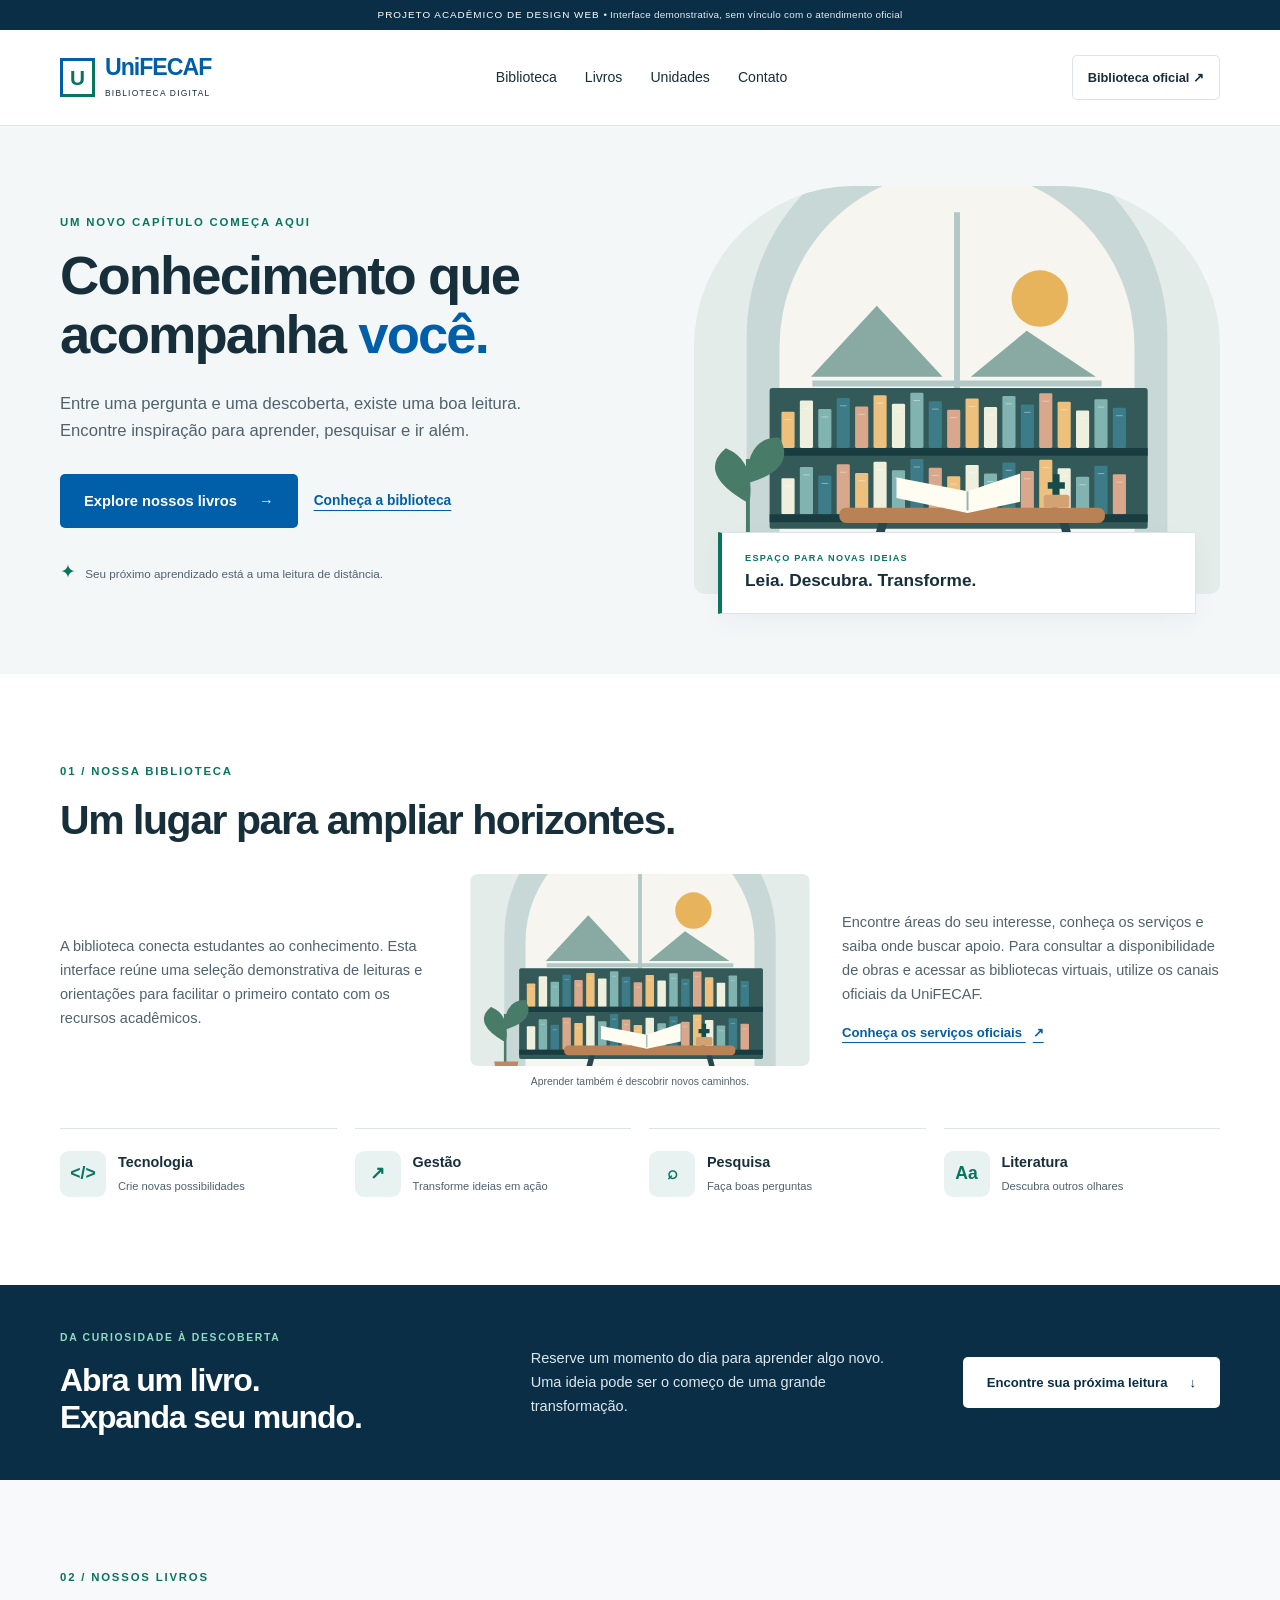
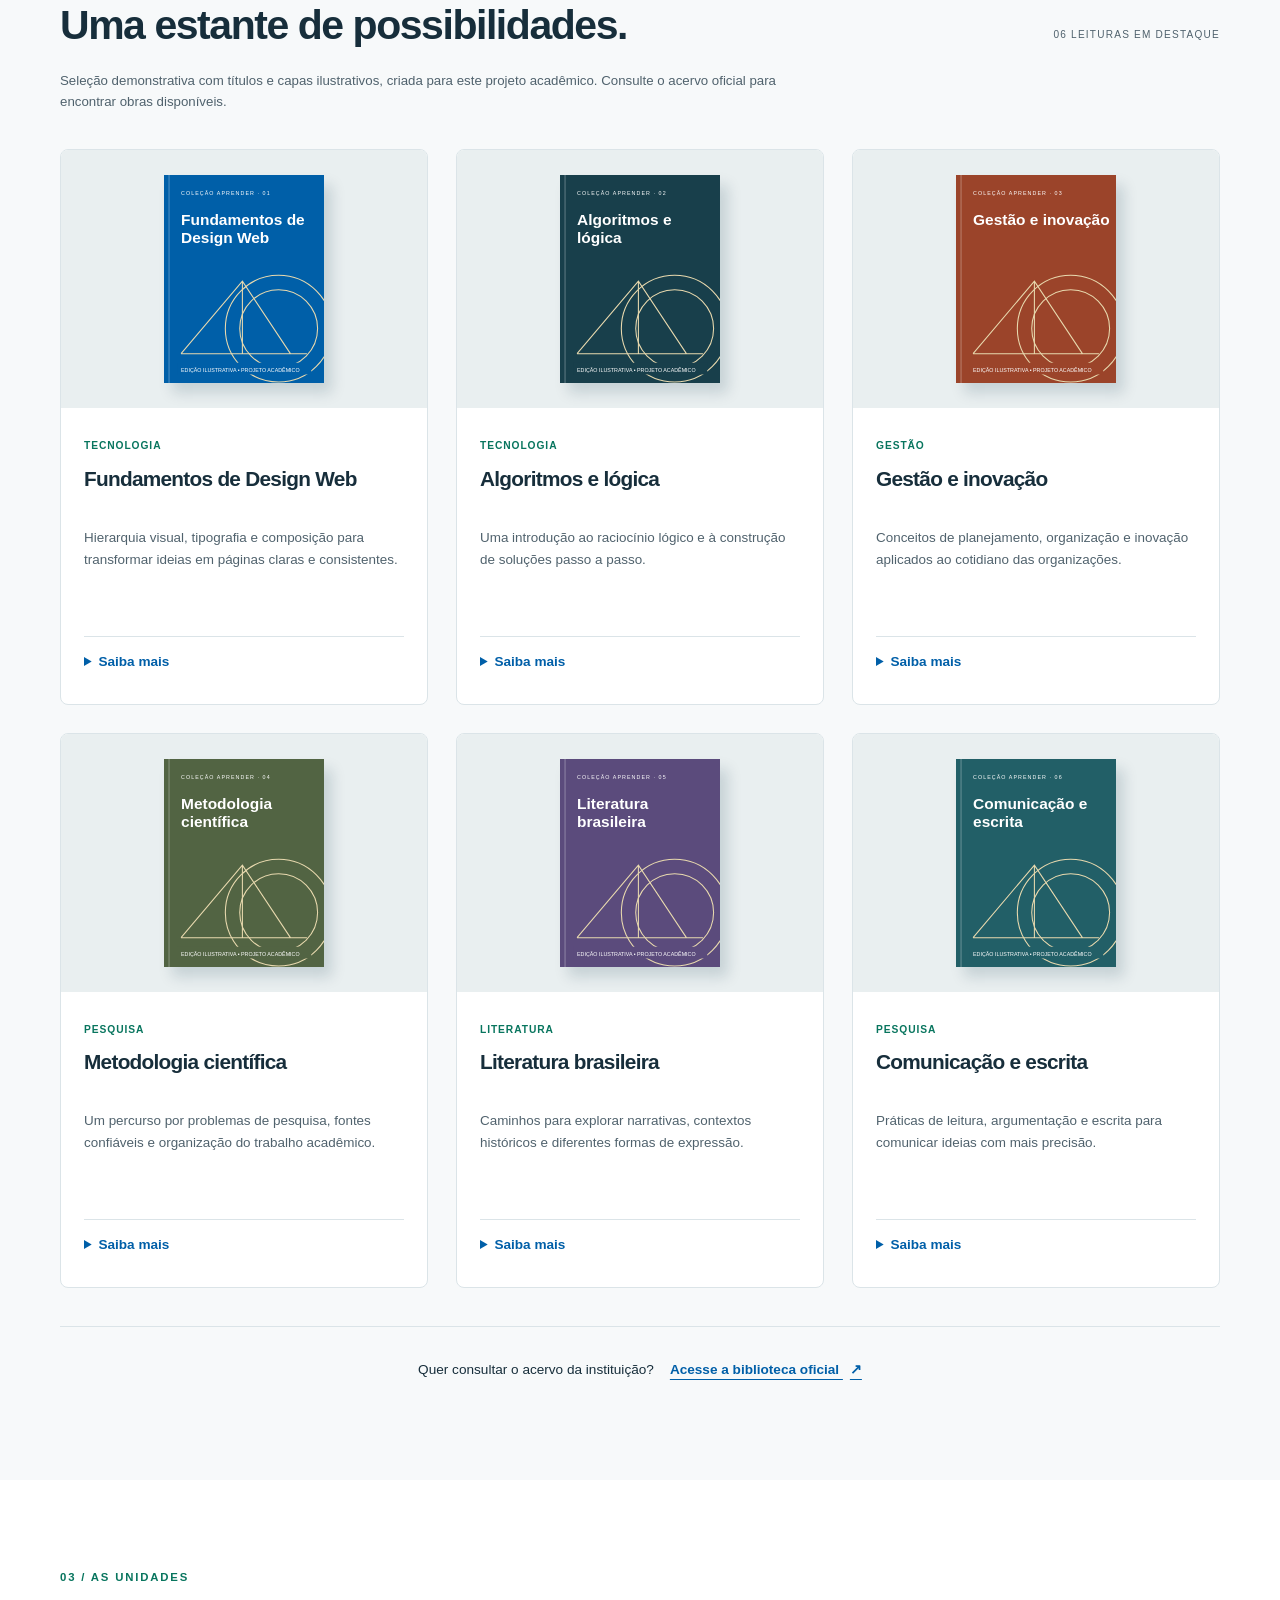
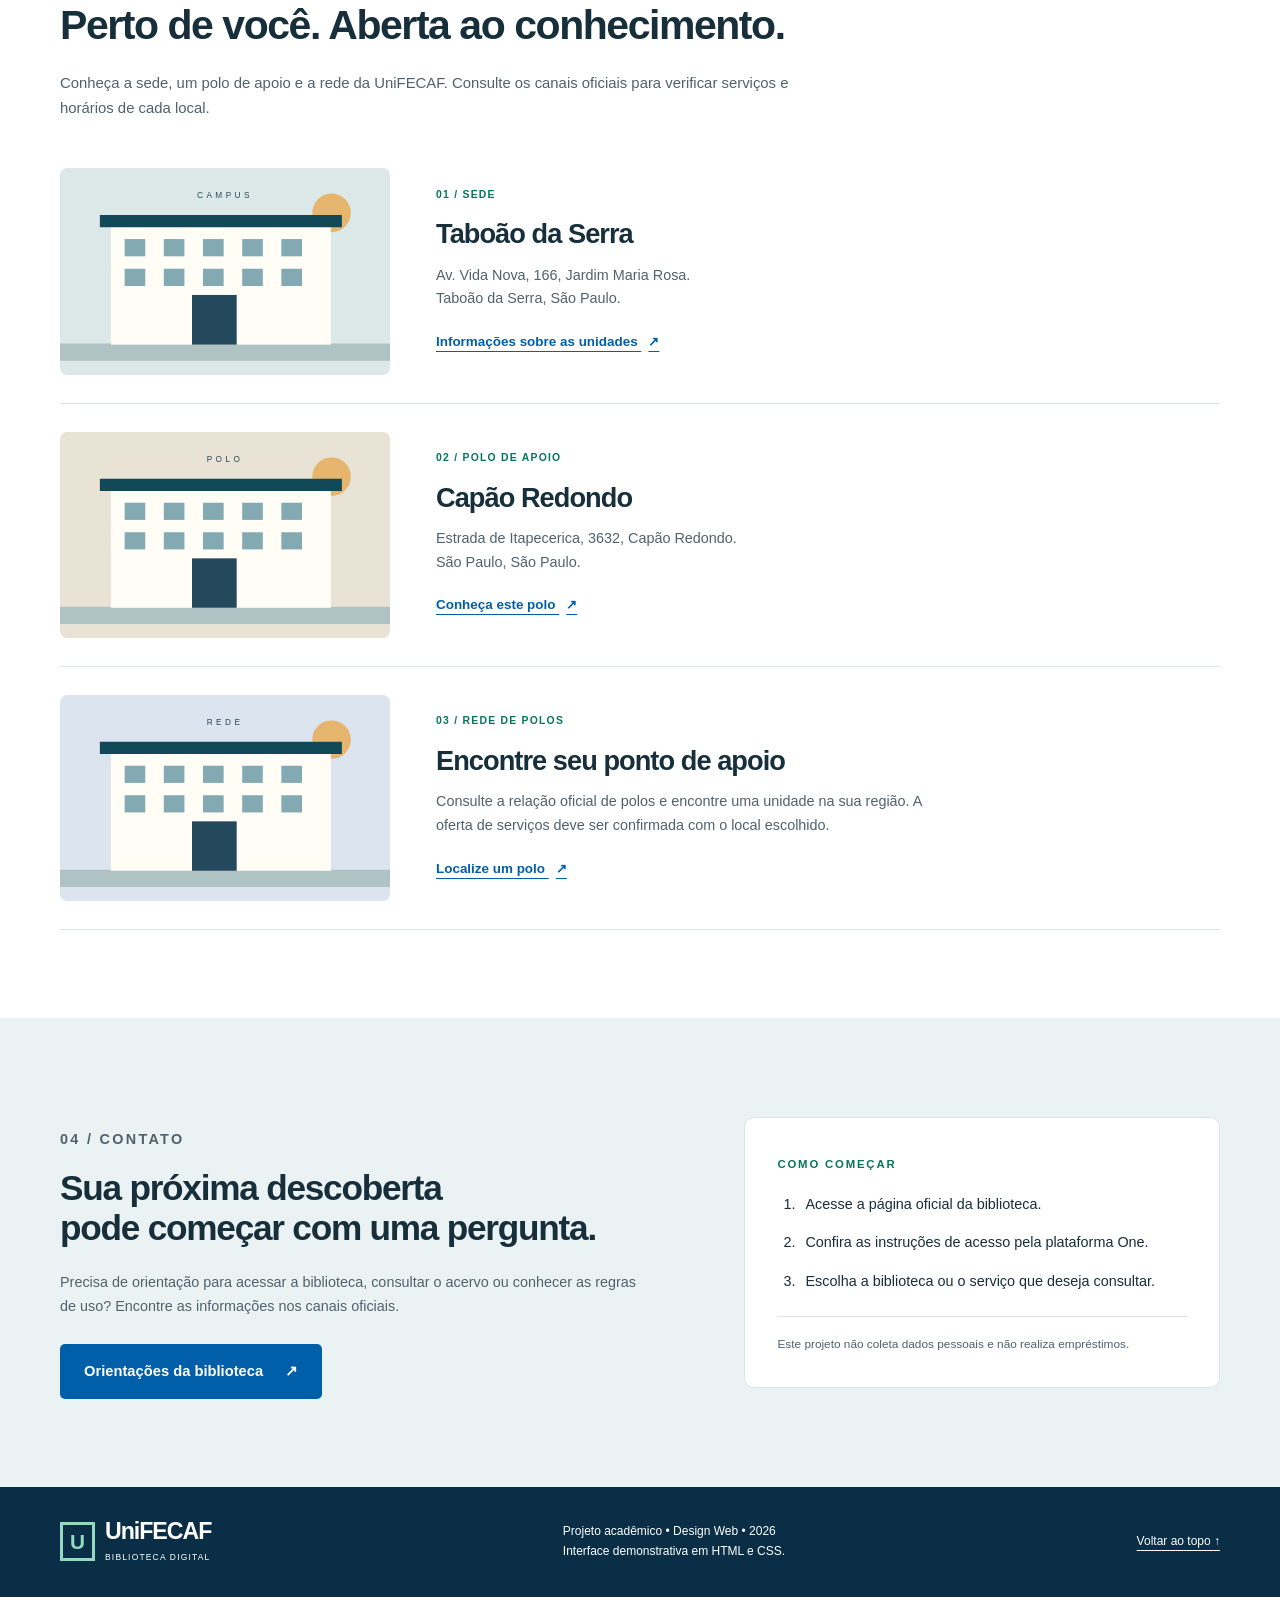
<file: index.html>
<!DOCTYPE html>
<html lang="pt-BR">
<head>
  <meta charset="UTF-8">
  <meta name="viewport" content="width=device-width, initial-scale=1">
  <meta name="description" content="Projeto acadêmico da Biblioteca Digital UniFECAF: livros, áreas de conhecimento, unidades e orientação para estudar.">
  <meta name="theme-color" content="#092e45">
  <title>Biblioteca Digital UniFECAF | Conhecimento que acompanha você</title>
  <link rel="icon" href="assets/imagens/design.svg" type="image/svg+xml">
  <link rel="stylesheet" href="css/style.css">
</head>
<body id="inicio">
  <a class="skip-link" href="#conteudo">Pular para o conteúdo</a>
  <div class="academic-note">PROJETO ACADÊMICO DE DESIGN WEB <span>• Interface demonstrativa, sem vínculo com o atendimento oficial</span></div>
  <header class="site-header">
    <div class="container header-inner">
      <a href="#inicio" class="brand" aria-label="Biblioteca Digital UniFECAF, início"><span class="brand-mark" aria-hidden="true">U</span><span><strong>UniFECAF</strong><small>BIBLIOTECA DIGITAL</small></span></a>
      <nav aria-label="Navegação principal"><ul><li><a href="#sobre">Biblioteca</a></li><li><a href="#livros">Livros</a></li><li><a href="#unidades">Unidades</a></li><li><a href="#contato">Contato</a></li></ul></nav>
      <a class="header-link" href="https://www.unifecaf.com.br/biblioteca">Biblioteca oficial <span aria-hidden="true">↗</span></a>
    </div>
  </header>
  <main id="conteudo" tabindex="-1">
    <!-- Banner principal do protótipo: título e imagem em uma composição responsiva. -->
    <section class="hero" aria-labelledby="hero-title">
      <div class="container hero-grid">
        <div class="hero-copy"><p class="eyebrow">UM NOVO CAPÍTULO COMEÇA AQUI</p><h1 id="hero-title">Conhecimento que<br>acompanha <em>você.</em></h1><p class="lead">Entre uma pergunta e uma descoberta, existe uma boa leitura. Encontre inspiração para aprender, pesquisar e ir além.</p><div class="hero-actions"><a class="button" href="#livros">Explore nossos livros <span aria-hidden="true">→</span></a><a class="text-link" href="#sobre">Conheça a biblioteca</a></div><p class="hero-foot"><span aria-hidden="true">✦</span> Seu próximo aprendizado está a uma leitura de distância.</p></div>
        <figure class="hero-art"><img src="assets/imagens/biblioteca.svg" alt="Ilustração de uma biblioteca com estantes, livros e uma mesa de leitura sob uma janela em arco." width="800" height="620"><figcaption><span>ESPAÇO PARA NOVAS IDEIAS</span><strong>Leia. Descubra. Transforme.</strong></figcaption></figure>
      </div>
    </section>
    <section class="section" id="sobre" aria-labelledby="sobre-title">
      <div class="container"><p class="eyebrow">01 / NOSSA BIBLIOTECA</p><h2 id="sobre-title">Um lugar para ampliar horizontes.</h2>
        <div class="about-grid"><p>A biblioteca conecta estudantes ao conhecimento. Esta interface reúne uma seleção demonstrativa de leituras e orientações para facilitar o primeiro contato com os recursos acadêmicos.</p><figure><img src="assets/imagens/biblioteca.svg" alt="" width="800" height="620" loading="lazy"><figcaption>Aprender também é descobrir novos caminhos.</figcaption></figure><div><p>Encontre áreas do seu interesse, conheça os serviços e saiba onde buscar apoio. Para consultar a disponibilidade de obras e acessar as bibliotecas virtuais, utilize os canais oficiais da UniFECAF.</p><a class="text-link" href="https://www.unifecaf.com.br/biblioteca">Conheça os serviços oficiais <span aria-hidden="true">↗</span></a></div></div>
        <div class="areas" aria-label="Áreas de conhecimento"><a href="#livro-design"><span aria-hidden="true">&lt;/&gt;</span><strong>Tecnologia</strong><small>Crie novas possibilidades</small></a><a href="#livro-gestao"><span aria-hidden="true">↗</span><strong>Gestão</strong><small>Transforme ideias em ação</small></a><a href="#livro-metodologia"><span aria-hidden="true">⌕</span><strong>Pesquisa</strong><small>Faça boas perguntas</small></a><a href="#livro-literatura"><span aria-hidden="true">Aa</span><strong>Literatura</strong><small>Descubra outros olhares</small></a></div>
      </div>
    </section>
    <!-- Segundo banner mantido entre a apresentação e a seleção de livros. -->
    <aside class="reading-banner"><div class="container reading-inner"><div><p class="eyebrow">DA CURIOSIDADE À DESCOBERTA</p><h2>Abra um livro.<br>Expanda seu mundo.</h2></div><p>Reserve um momento do dia para aprender algo novo. Uma ideia pode ser o começo de uma grande transformação.</p><a class="button light" href="#livros">Encontre sua próxima leitura <span aria-hidden="true">↓</span></a></div></aside>
    <section class="section catalog" id="livros" aria-labelledby="livros-title"><div class="container"><div class="section-heading"><div><p class="eyebrow">02 / NOSSOS LIVROS</p><h2 id="livros-title">Uma estante de possibilidades.</h2></div><span class="section-count">06 LEITURAS EM DESTAQUE</span></div><p class="catalog-note">Seleção demonstrativa com títulos e capas ilustrativos, criada para este projeto acadêmico. Consulte o acervo oficial para encontrar obras disponíveis.</p><div class="book-grid">
        <article class="book-card" id="livro-design">
          <div class="cover-stage"><img src="assets/imagens/design.svg" alt="" width="300" height="390" loading="lazy"></div>
          <div class="book-content"><span class="tag">Tecnologia</span><h3>Fundamentos de Design Web</h3><p>Hierarquia visual, tipografia e composição para transformar ideias em páginas claras e consistentes.</p>
            <details><summary>Saiba mais<span class="sr-only"> sobre Fundamentos de Design Web</span></summary><div class="book-detail"><strong>Para começar a estudar</strong><p>Observe o contraste entre título e texto, defina uma escala tipográfica e organize o conteúdo antes de escolher os detalhes visuais.</p><p class="small">Título e capa ilustrativos; não representam uma obra disponível no acervo real.</p></div></details>
          </div>
        </article>
        <article class="book-card" id="livro-algoritmos">
          <div class="cover-stage"><img src="assets/imagens/algoritmos.svg" alt="" width="300" height="390" loading="lazy"></div>
          <div class="book-content"><span class="tag">Tecnologia</span><h3>Algoritmos e lógica</h3><p>Uma introdução ao raciocínio lógico e à construção de soluções passo a passo.</p>
            <details><summary>Saiba mais<span class="sr-only"> sobre Algoritmos e lógica</span></summary><div class="book-detail"><strong>Para começar a estudar</strong><p>Decomponha um problema em entradas, processamento e saídas. Escreva o passo a passo antes de pensar em uma linguagem.</p><p class="small">Título e capa ilustrativos; não representam uma obra disponível no acervo real.</p></div></details>
          </div>
        </article>
        <article class="book-card" id="livro-gestao">
          <div class="cover-stage"><img src="assets/imagens/gestao.svg" alt="" width="300" height="390" loading="lazy"></div>
          <div class="book-content"><span class="tag">Gestão</span><h3>Gestão e inovação</h3><p>Conceitos de planejamento, organização e inovação aplicados ao cotidiano das organizações.</p>
            <details><summary>Saiba mais<span class="sr-only"> sobre Gestão e inovação</span></summary><div class="book-detail"><strong>Para começar a estudar</strong><p>Relacione cada objetivo a uma ação e a um indicador. Analise como a proposta atende a uma necessidade concreta.</p><p class="small">Título e capa ilustrativos; não representam uma obra disponível no acervo real.</p></div></details>
          </div>
        </article>
        <article class="book-card" id="livro-metodologia">
          <div class="cover-stage"><img src="assets/imagens/metodologia.svg" alt="" width="300" height="390" loading="lazy"></div>
          <div class="book-content"><span class="tag">Pesquisa</span><h3>Metodologia científica</h3><p>Um percurso por problemas de pesquisa, fontes confiáveis e organização do trabalho acadêmico.</p>
            <details><summary>Saiba mais<span class="sr-only"> sobre Metodologia científica</span></summary><div class="book-detail"><strong>Para começar a estudar</strong><p>Comece com uma pergunta delimitada, registre as fontes consultadas e diferencie evidências de interpretações.</p><p class="small">Título e capa ilustrativos; não representam uma obra disponível no acervo real.</p></div></details>
          </div>
        </article>
        <article class="book-card" id="livro-literatura">
          <div class="cover-stage"><img src="assets/imagens/literatura.svg" alt="" width="300" height="390" loading="lazy"></div>
          <div class="book-content"><span class="tag">Literatura</span><h3>Literatura brasileira</h3><p>Caminhos para explorar narrativas, contextos históricos e diferentes formas de expressão.</p>
            <details><summary>Saiba mais<span class="sr-only"> sobre Literatura brasileira</span></summary><div class="book-detail"><strong>Para começar a estudar</strong><p>Compare narrador, linguagem e contexto de duas obras. Sustente sua leitura com trechos e referências.</p><p class="small">Título e capa ilustrativos; não representam uma obra disponível no acervo real.</p></div></details>
          </div>
        </article>
        <article class="book-card" id="livro-comunicacao">
          <div class="cover-stage"><img src="assets/imagens/comunicacao.svg" alt="" width="300" height="390" loading="lazy"></div>
          <div class="book-content"><span class="tag">Pesquisa</span><h3>Comunicação e escrita</h3><p>Práticas de leitura, argumentação e escrita para comunicar ideias com mais precisão.</p>
            <details><summary>Saiba mais<span class="sr-only"> sobre Comunicação e escrita</span></summary><div class="book-detail"><strong>Para começar a estudar</strong><p>Defina a ideia principal de cada parágrafo, conecte os argumentos e revise frases que dificultem a compreensão.</p><p class="small">Título e capa ilustrativos; não representam uma obra disponível no acervo real.</p></div></details>
          </div>
        </article>
      </div><div class="catalog-end"><span>Quer consultar o acervo da instituição?</span><a class="text-link" href="https://www.unifecaf.com.br/biblioteca">Acesse a biblioteca oficial <span aria-hidden="true">↗</span></a></div></div></section>
    <section class="section units" id="unidades" aria-labelledby="unidades-title"><div class="container"><p class="eyebrow">03 / AS UNIDADES</p><h2 id="unidades-title">Perto de você. Aberta ao conhecimento.</h2><p class="units-intro">Conheça a sede, um polo de apoio e a rede da UniFECAF. Consulte os canais oficiais para verificar serviços e horários de cada local.</p>
      <article class="unit-row"><img src="assets/imagens/campus.svg" alt="Ilustração arquitetônica genérica de um campus; não é uma fotografia da sede." width="480" height="300" loading="lazy"><div><span class="unit-number">01 / SEDE</span><h3>Taboão da Serra</h3><p>Av. Vida Nova, 166, Jardim Maria Rosa.<br>Taboão da Serra, São Paulo.</p><a href="https://www.unifecaf.com.br/polos-e-unidades" class="text-link">Informações sobre as unidades <span aria-hidden="true">↗</span></a></div></article>
      <article class="unit-row"><img src="assets/imagens/polo.svg" alt="Ilustração genérica de uma unidade de ensino; não é uma fotografia do polo." width="480" height="300" loading="lazy"><div><span class="unit-number">02 / POLO DE APOIO</span><h3>Capão Redondo</h3><p>Estrada de Itapecerica, 3632, Capão Redondo.<br>São Paulo, São Paulo.</p><a href="https://www.unifecaf.com.br/polos-e-unidades/sao-paulo-capao-redondo-sp" class="text-link">Conheça este polo <span aria-hidden="true">↗</span></a></div></article>
      <article class="unit-row"><img src="assets/imagens/rede.svg" alt="Ilustração genérica representando a rede de polos de apoio." width="480" height="300" loading="lazy"><div><span class="unit-number">03 / REDE DE POLOS</span><h3>Encontre seu ponto de apoio</h3><p>Consulte a relação oficial de polos e encontre uma unidade na sua região. A oferta de serviços deve ser confirmada com o local escolhido.</p><a href="https://www.unifecaf.com.br/polos" class="text-link">Localize um polo <span aria-hidden="true">↗</span></a></div></article>
    </div></section>
    <section class="section contact" id="contato" aria-labelledby="contato-title"><div class="container contact-grid"><div><p class="eyebrow">04 / CONTATO</p><h2 id="contato-title">Sua próxima descoberta<br>pode começar com uma pergunta.</h2><p>Precisa de orientação para acessar a biblioteca, consultar o acervo ou conhecer as regras de uso? Encontre as informações nos canais oficiais.</p><a class="button" href="https://www.unifecaf.com.br/biblioteca">Orientações da biblioteca <span aria-hidden="true">↗</span></a></div><div class="contact-panel"><span class="eyebrow">COMO COMEÇAR</span><ol><li>Acesse a página oficial da biblioteca.</li><li>Confira as instruções de acesso pela plataforma One.</li><li>Escolha a biblioteca ou o serviço que deseja consultar.</li></ol><p>Este projeto não coleta dados pessoais e não realiza empréstimos.</p></div></div></section>
  </main>
  <footer><div class="container footer-inner"><a class="brand" href="#inicio"><span class="brand-mark" aria-hidden="true">U</span><span><strong>UniFECAF</strong><small>BIBLIOTECA DIGITAL</small></span></a><p>Projeto acadêmico • Design Web • 2026<br>Interface demonstrativa em HTML e CSS.</p><a href="#inicio">Voltar ao topo ↑</a></div></footer>
</body>
</html>
</file>
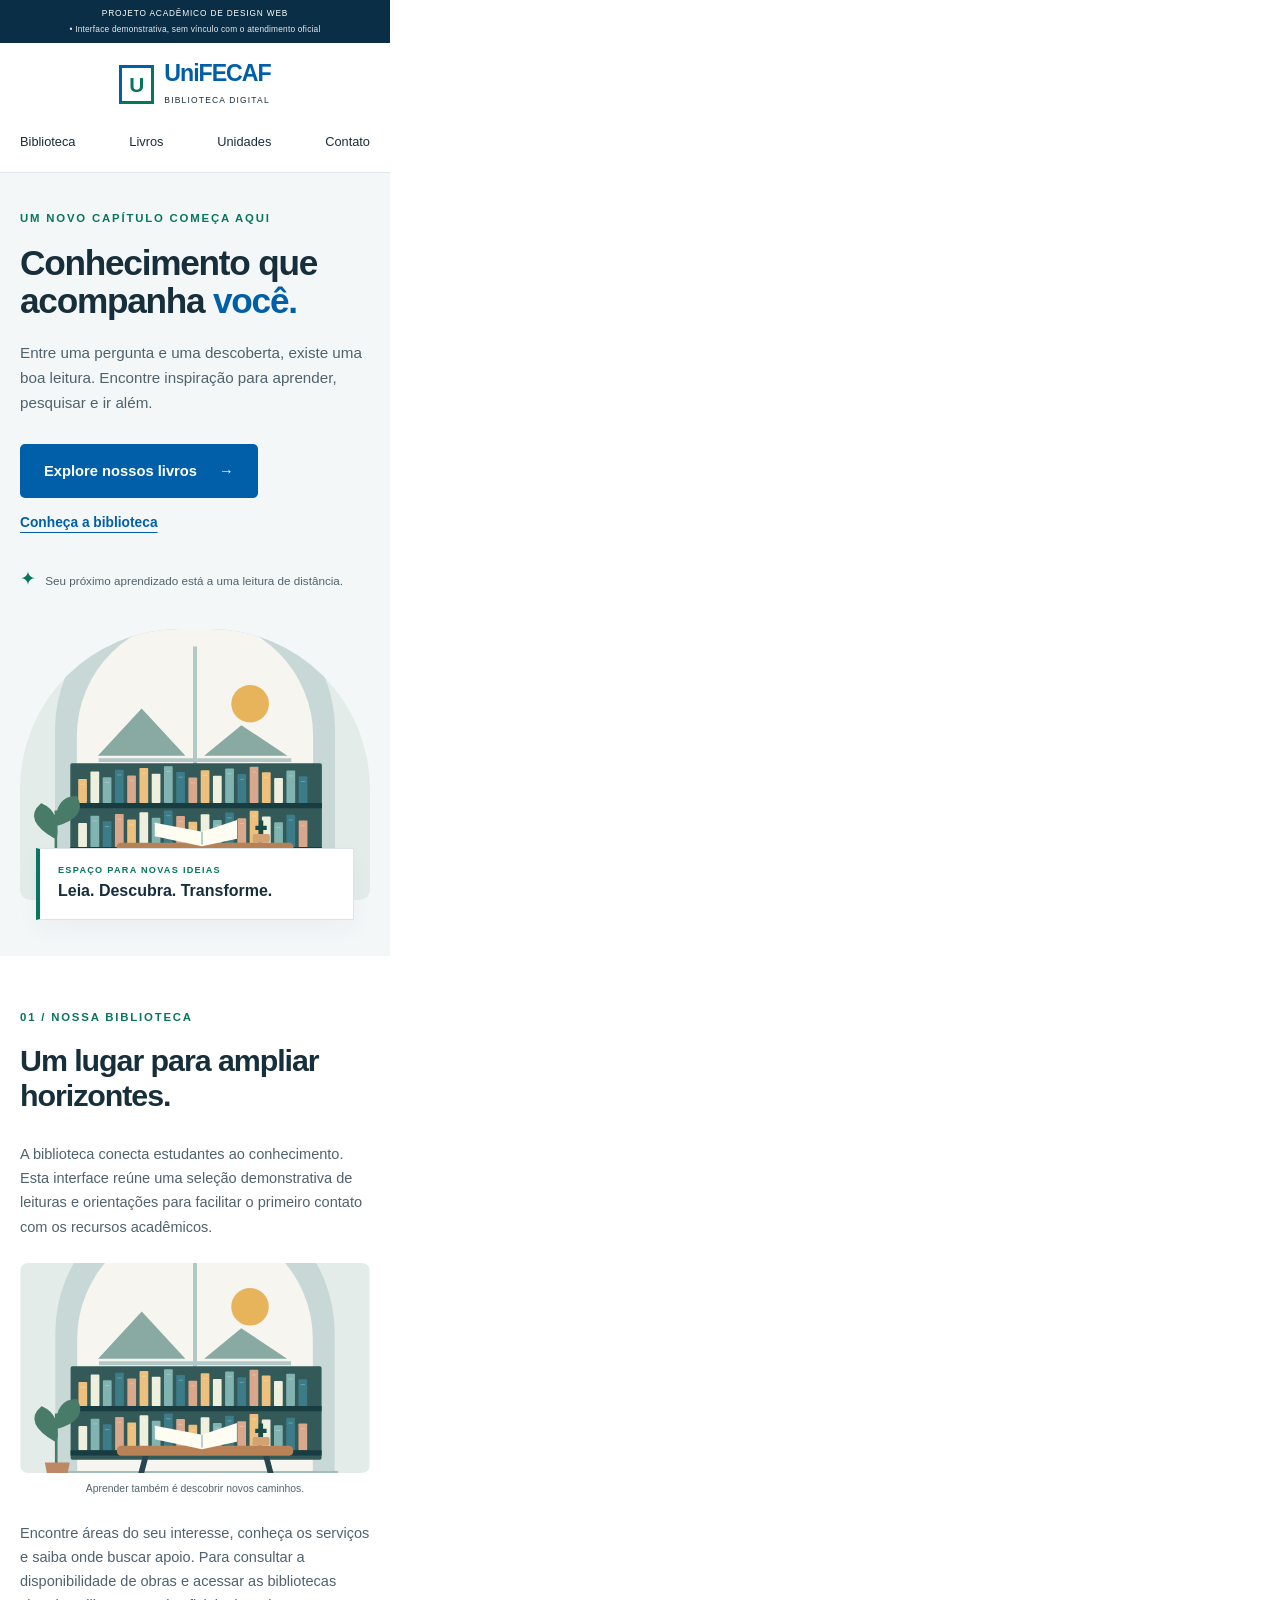
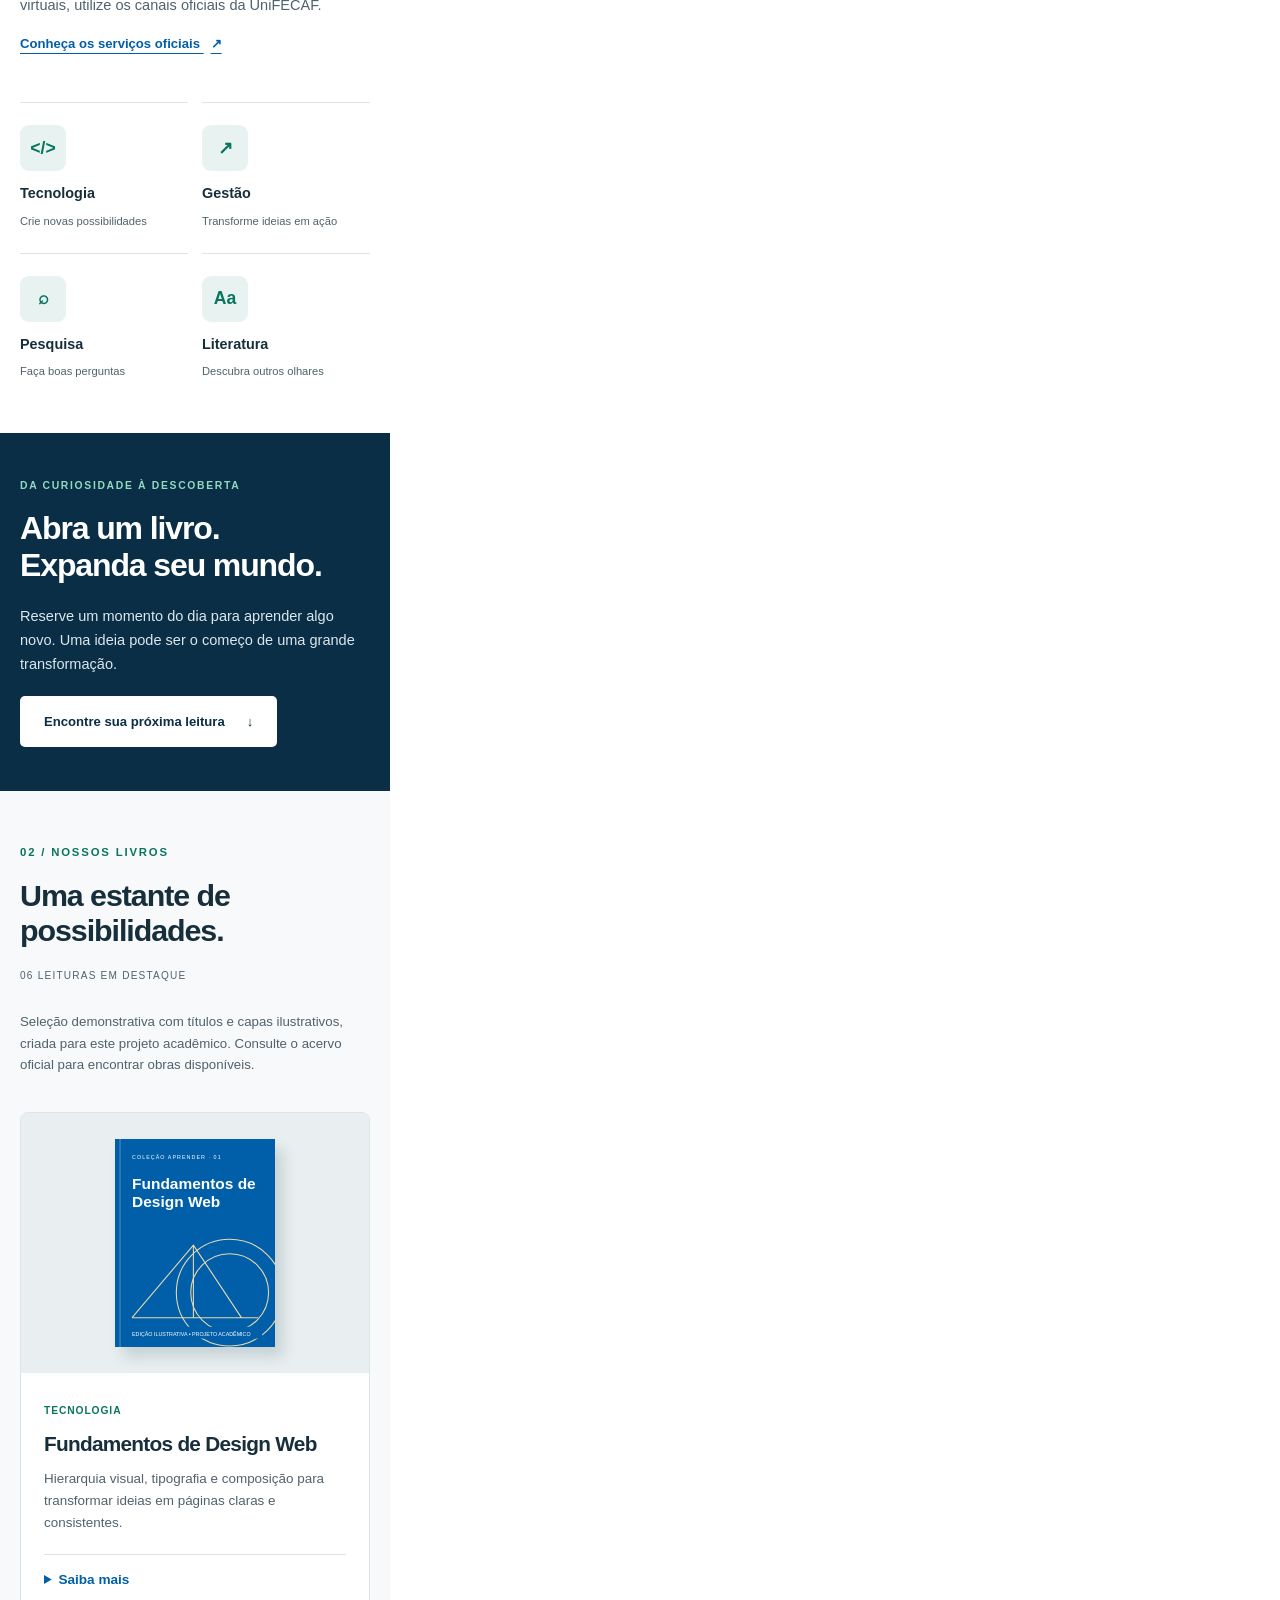
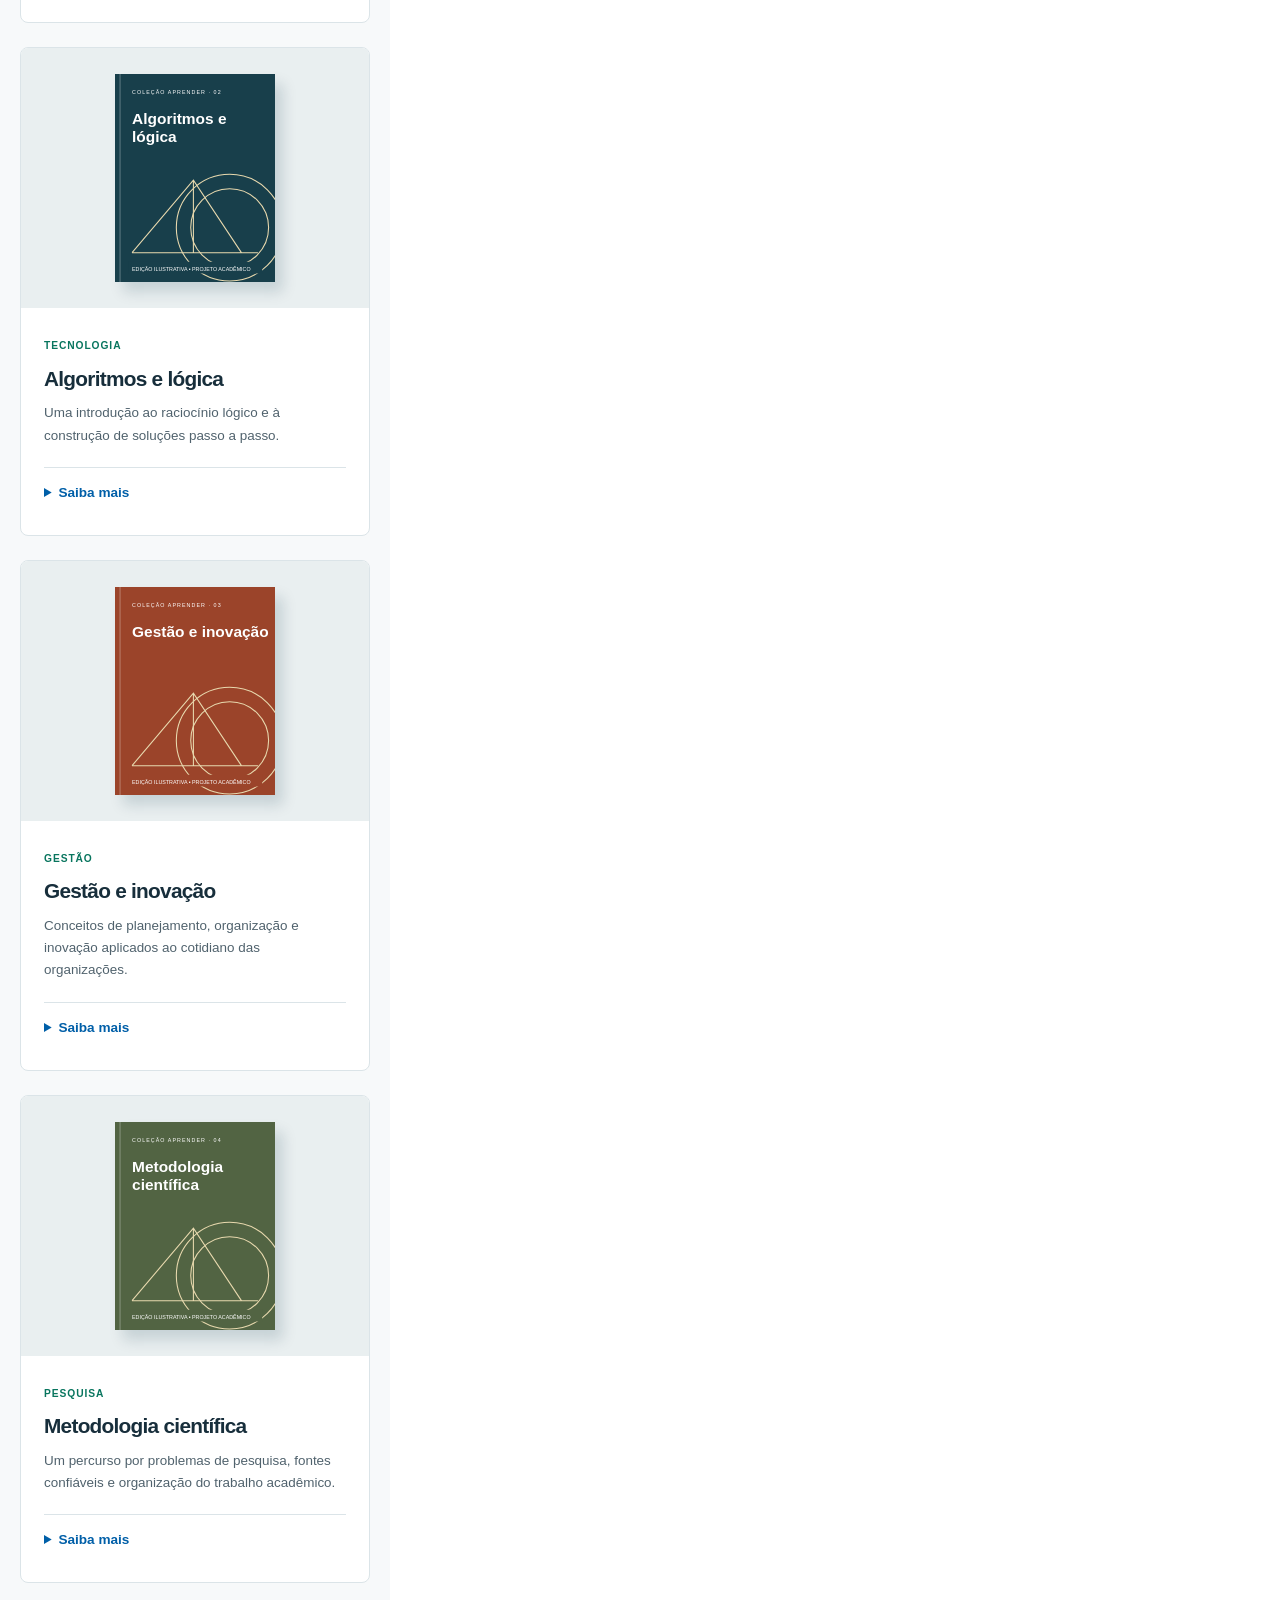
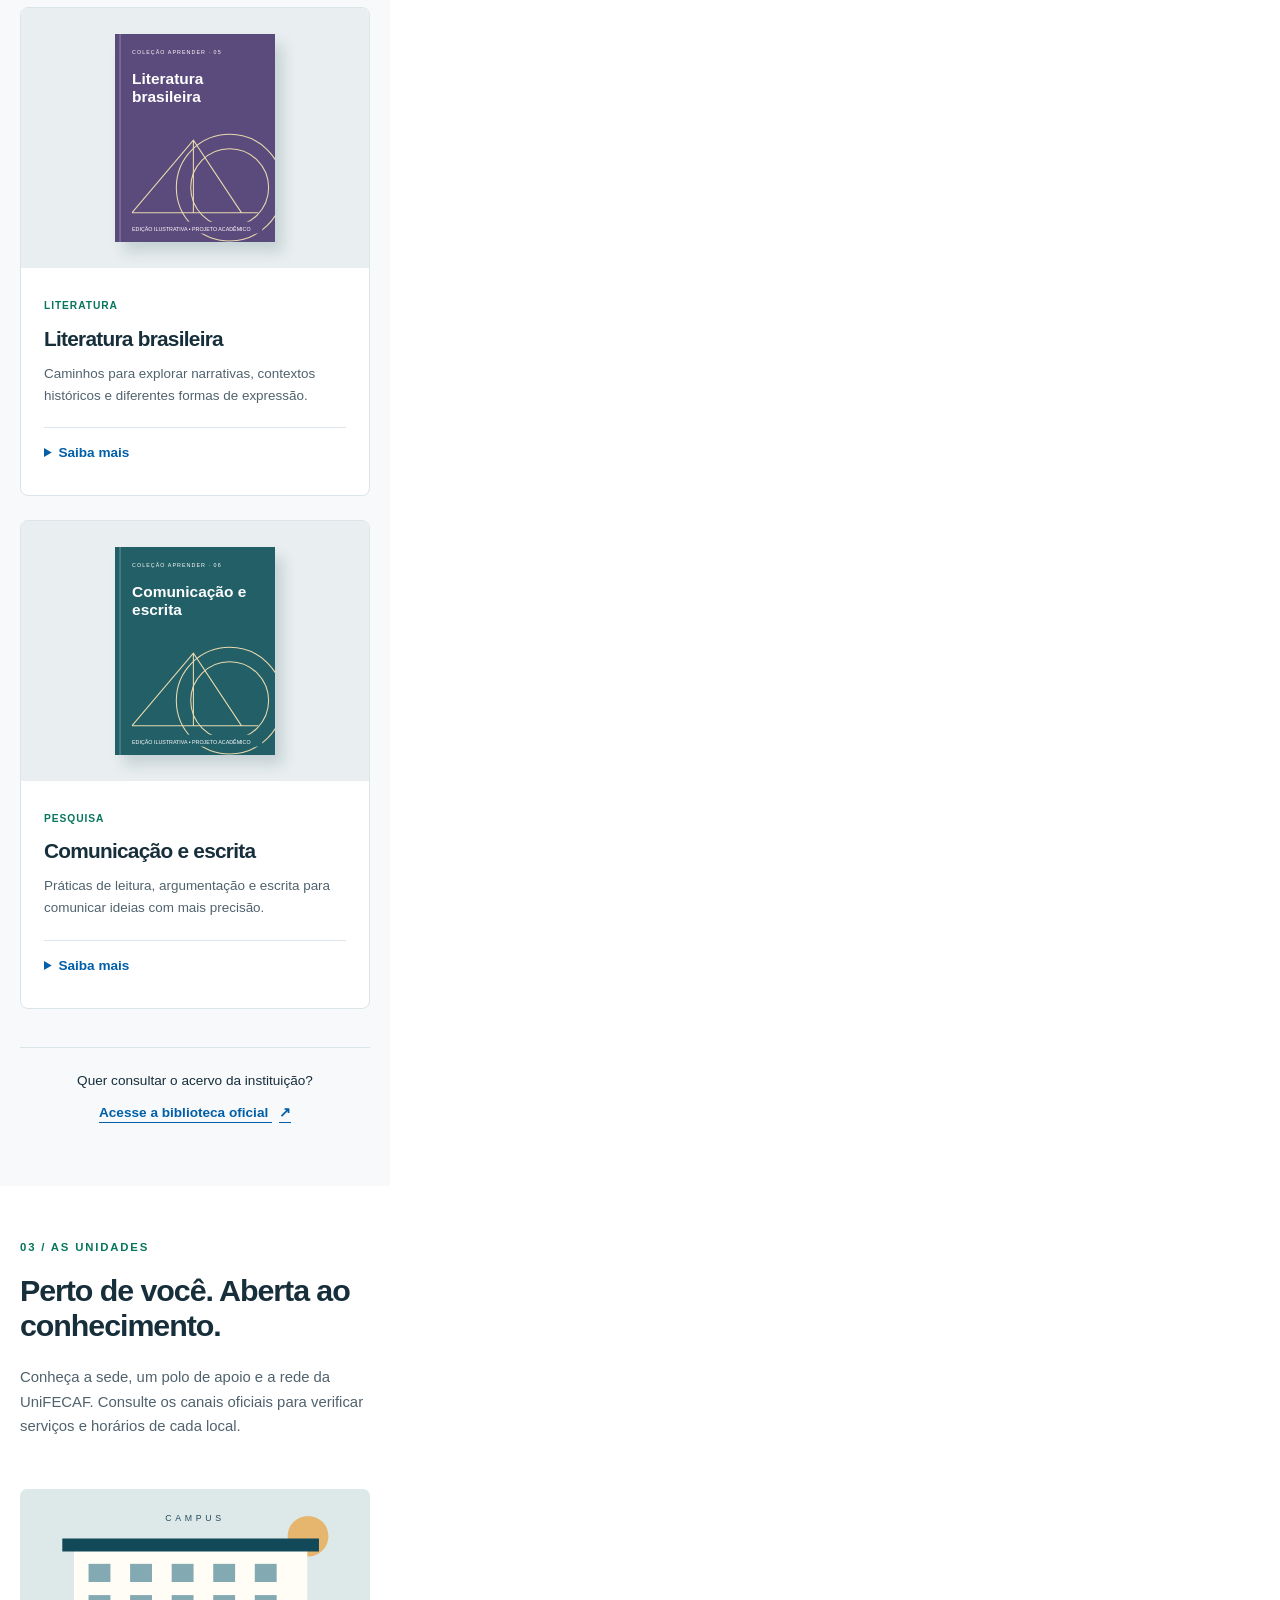
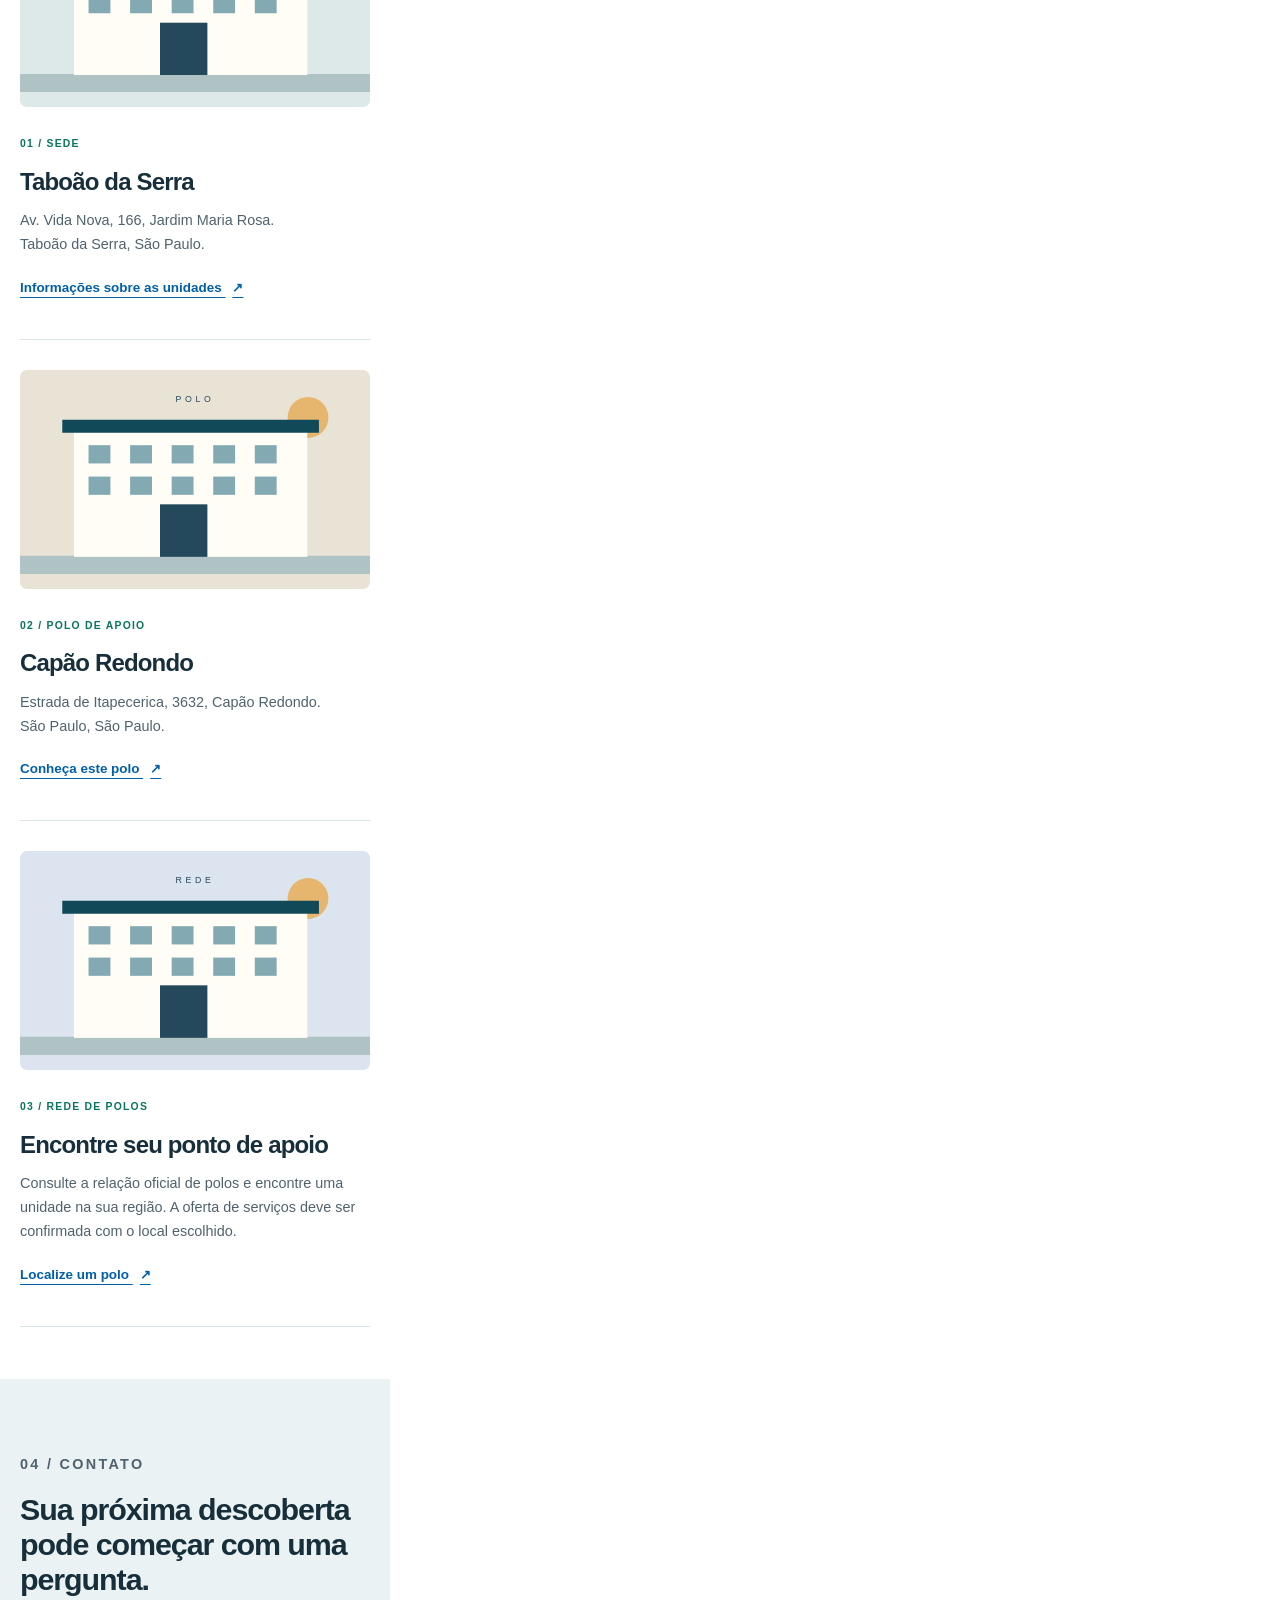
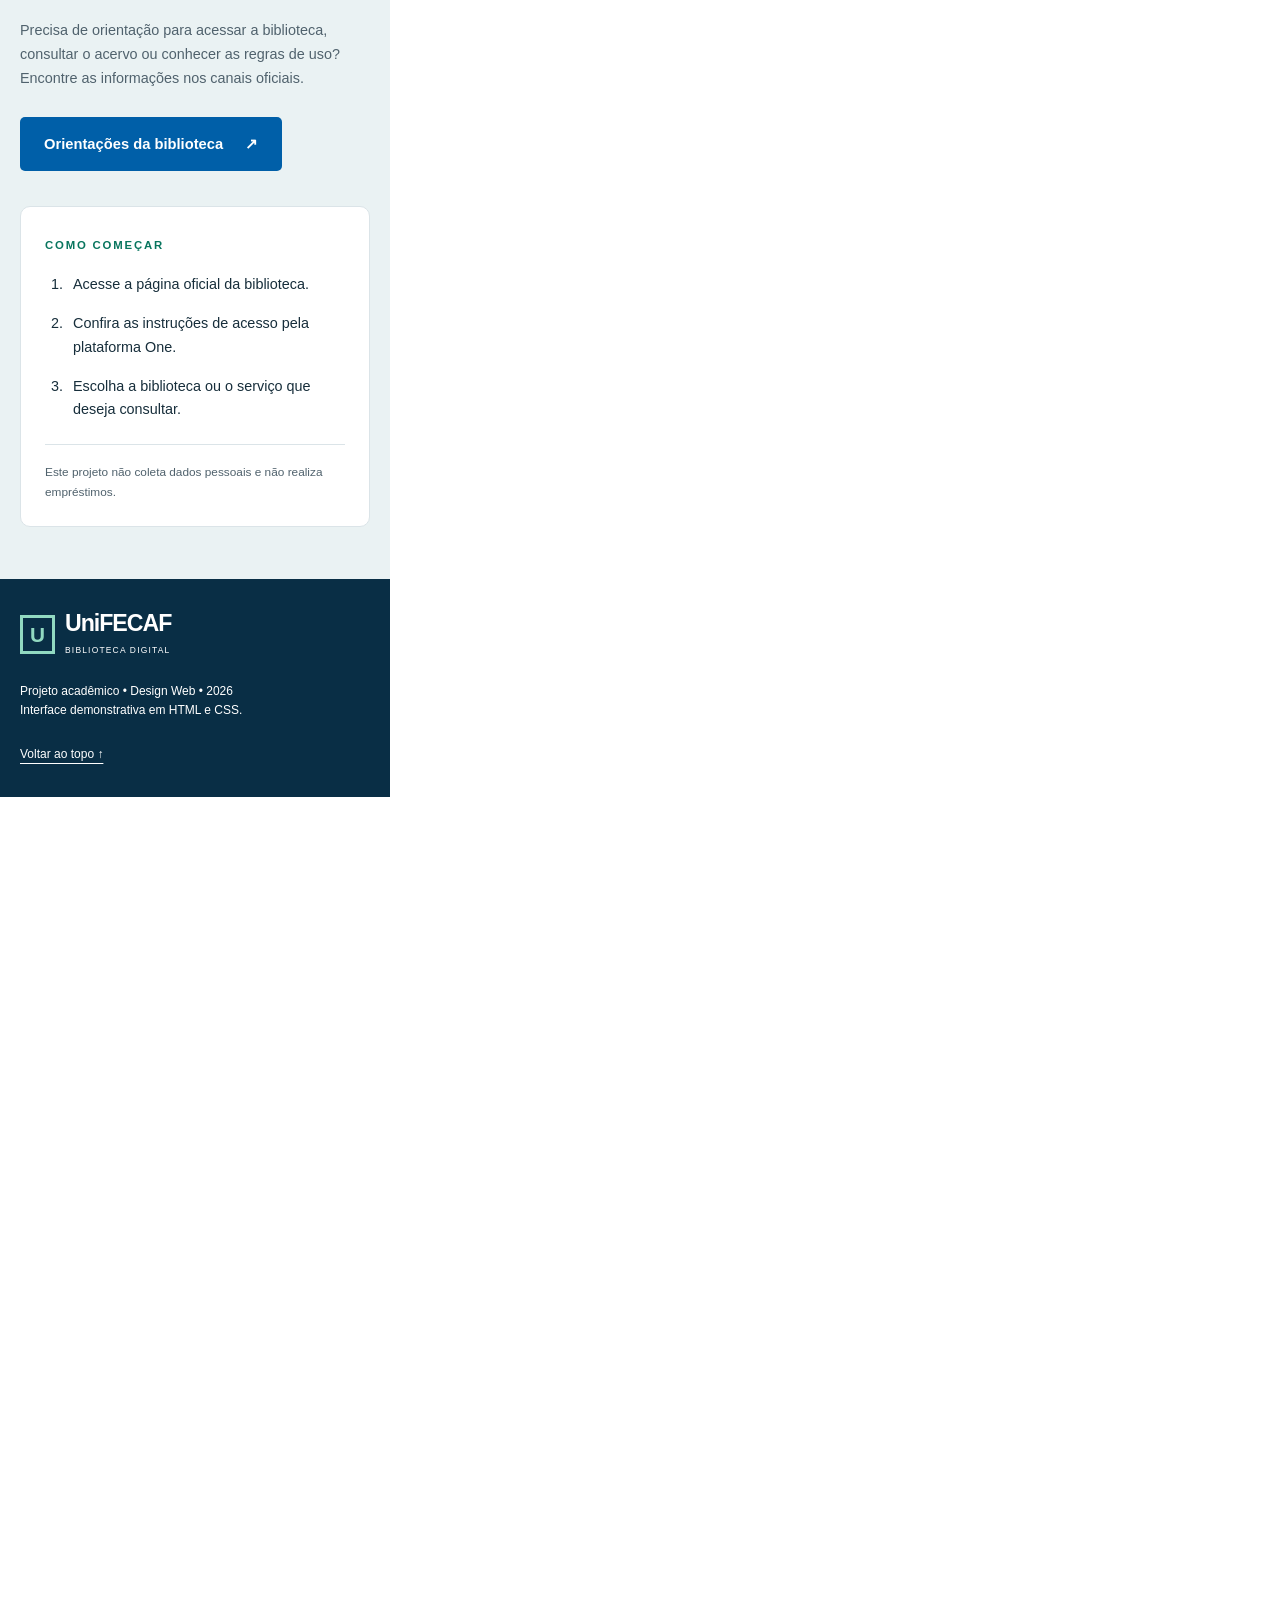
<file: visualizacao-mobile.html>
<!doctype html>
<html lang="pt-BR">
<head>
  <meta charset="utf-8">
  <meta name="viewport" content="width=device-width, initial-scale=1">
  <title>Visualização mobile de 390 px | Biblioteca UniFECAF</title>
  <link rel="stylesheet" href="css/visualizacao.css">
</head>
<body>
  <iframe title="Biblioteca Digital em uma área de visualização de 390 pixels" src="index.html"></iframe>
</body>
</html>
</file>
<file: css/style.css>
/* Biblioteca Digital UniFECAF - CSS original, sem frameworks.
   1. Base  2. Cabeçalho  3. Seções  4. Estados  5. Responsividade */
:root {
  --navy: #092e45;
  --blue: #005fa8;
  --green: #08755e;
  --ink: #172e3b;
  --muted: #50626d;
  --paper: #f4f7f8;
  --line: #dbe4e8;
  --white: #ffffff;
  --radius: 12px;
}
* { box-sizing: border-box; }
html { scroll-behavior: smooth; scroll-padding-top: 24px; }
body { margin: 0; color: var(--ink); background: var(--white); font-family: Arial, Helvetica, sans-serif; font-size: 16px; line-height: 1.65; }
img { display: block; max-width: 100%; height: auto; }
a { color: inherit; text-underline-offset: 5px; }
p, h1, h2, h3, figure { margin: 0; }
p + p { margin-top: 16px; }
h1, h2, h3 { line-height: 1.15; letter-spacing: -.035em; }
h2 { font-size: clamp(1.9rem, 3.2vw, 2.7rem); font-weight: 700; }
h3 { font-size: 1.45rem; }
.container { width: min(1160px, calc(100% - 64px)); margin-inline: auto; }
.section { padding-block: 88px; }
.eyebrow { color: var(--green); font-size: .71rem; letter-spacing: .16em; font-weight: 700; margin-bottom: 16px; }
.text-link { display: inline-block; color: var(--blue); font-weight: 700; padding-block: 10px; }
.text-link span { margin-left: 7px; }
.button { min-height: 48px; display: inline-flex; align-items: center; justify-content: center; gap: 22px; padding: 13px 22px; background: var(--blue); color: white; border: 2px solid transparent; border-radius: 5px; text-decoration: none; font-size: .92rem; font-weight: 700; }
.button:hover { background: var(--navy); }
.academic-note { padding: 7px 20px; text-align: center; background: var(--navy); color: white; font-size: .62rem; letter-spacing: .1em; }
.academic-note span { letter-spacing: .025em; opacity: .9; }
.site-header { border-bottom: 1px solid var(--line); }
.header-inner { min-height: 95px; display: flex; align-items: center; justify-content: space-between; gap: 28px; }
.brand { display: inline-flex; align-items: center; gap: 10px; text-decoration: none; flex-shrink: 0; }
.brand strong { display: block; font-size: 1.45rem; line-height: 1.1; color: var(--blue); letter-spacing: -.045em; }
.brand small { display: block; font-size: .53rem; letter-spacing: .14em; margin-top: 7px; }
.brand-mark { display: grid; place-items: center; width: 35px; height: 39px; border: 3px solid var(--blue); border-right-color: var(--green); border-bottom-color: var(--green); color: var(--green); font-size: 1.3rem; font-weight: bold; }
nav ul { list-style: none; display: flex; gap: 28px; padding: 0; margin: 0; }
nav a { min-height: 44px; display: flex; align-items: center; text-decoration: none; font-size: .88rem; }
nav a:hover { color: var(--blue); text-decoration: underline; }
.header-link { font-size: .8rem; font-weight: bold; border: 1px solid var(--line); border-radius: 5px; padding: 11px 15px; text-decoration: none; }
.hero { background: var(--paper); overflow: hidden; }
.hero-grid { display: grid; grid-template-columns: 1.12fr 1fr; align-items: center; gap: 45px; padding-block: 60px; }
h1 { font-size: clamp(2.4rem, 4.25vw, 3.75rem); line-height: 1.08; font-weight: 700; }
h1 em { color: var(--blue); font-style: normal; }
.lead { max-width: 470px; color: var(--muted); margin-top: 25px; font-size: 1.04rem; }
.hero-actions { display: flex; align-items: center; flex-wrap: wrap; gap: 16px; margin-top: 29px; }
.hero-actions .text-link { font-size: .86rem; }
.hero-foot { color: var(--muted); font-size: .73rem; margin-top: 28px; }
.hero-foot span { color: var(--green); font-size: 1.2rem; margin-right: 6px; }
.hero-art { position: relative; padding-bottom: 20px; }
.hero-art img { border-radius: 160px 160px 10px 10px; width: 100%; }
.hero-art figcaption { position: absolute; bottom: 0; left: 24px; right: 24px; background: white; padding: 18px 23px; border: 1px solid var(--line); border-left: 4px solid var(--green); box-shadow: 0 9px 22px #092e450a; }
.hero-art figcaption span { display: block; font-size: .57rem; letter-spacing: .14em; color: var(--green); font-weight: bold; }
.hero-art figcaption strong { font-size: 1.08rem; }
.about-grid { display: grid; grid-template-columns: 1fr .9fr 1fr; gap: 32px; margin-top: 30px; align-items: center; color: var(--muted); font-size: .91rem; }
.about-grid img { max-height: 192px; width: 100%; object-fit: cover; object-position: center; border-radius: 8px; }
.about-grid figcaption { font-size: .65rem; text-align: center; margin-top: 7px; }
.about-grid .text-link { margin-top: 6px; font-size: .82rem; }
.areas { display: grid; grid-template-columns: repeat(4, 1fr); gap: 18px; margin-top: 38px; }
.areas a { display: grid; grid-template-columns: 46px 1fr; column-gap: 12px; border-top: 1px solid var(--line); padding-top: 22px; text-decoration: none; }
.areas a > span { grid-row: span 2; background: #e8f2f1; color: var(--green); width: 46px; height: 46px; border-radius: 9px; display: grid; place-items: center; font-size: 1.1rem; font-weight: bold; }
.areas strong { font-size: .9rem; }
.areas small { font-size: .7rem; color: var(--muted); }
.areas a:hover strong { text-decoration: underline; }
.reading-banner { background: var(--navy); color: white; padding-block: 44px; }
.reading-inner { display: grid; grid-template-columns: 1.1fr 1fr auto; gap: 45px; align-items: center; }
.reading-banner .eyebrow { color: #91d9c1; font-size: .65rem; }
.reading-banner h2 { font-size: 2rem; }
.reading-banner p:not(.eyebrow) { color: #dce7ed; font-size: .91rem; }
.button.light { background: white; color: var(--navy); font-size: .82rem; }
.button.light:hover { background: #dceee9; }
.catalog { background: #f7f9fa; }
.section-heading { display: flex; gap: 20px; align-items: flex-end; justify-content: space-between; }
.section-count { color: var(--muted); font-size: .63rem; letter-spacing: .12em; white-space: nowrap; padding-bottom: 6px; }
.catalog-note { margin-top: 20px; max-width: 760px; color: var(--muted); font-size: .83rem; }
.book-grid { display: grid; grid-template-columns: repeat(3, minmax(0, 1fr)); gap: 28px; margin-top: 36px; align-items: start; }
.book-card { background: white; border: 1px solid var(--line); border-radius: 8px; overflow: hidden; scroll-margin-top: 24px; }
.book-card:target { outline: 3px solid var(--green); outline-offset: 4px; }
.cover-stage { background: #e9eff0; padding: 25px; display: flex; justify-content: center; }
.cover-stage img { width: 160px; height: 208px; box-shadow: 8px 10px 13px #092e4526; }
.book-content { padding: 23px; }
.tag { color: var(--green); font-size: .64rem; text-transform: uppercase; letter-spacing: .09em; font-weight: bold; }
.book-content h3 { margin-top: 9px; font-size: 1.3rem; min-height: 48px; }
.book-content > p { font-size: .84rem; color: var(--muted); margin-top: 12px; min-height: 89px; }
details { border-top: 1px solid var(--line); margin-top: 20px; }
summary { color: var(--blue); cursor: pointer; padding-block: 14px 4px; font-size: .85rem; font-weight: bold; min-height: 44px; }
.book-detail { font-size: .85rem; padding-top: 14px; }
.book-detail p { margin-top: 10px; }
.small { font-size: .75rem; color: var(--muted); }
.catalog-end { display: flex; gap: 16px; justify-content: center; align-items: center; border-top: 1px solid var(--line); margin-top: 38px; padding-top: 22px; font-size: .85rem; }
.units-intro { color: var(--muted); max-width: 730px; margin-top: 22px; font-size: .93rem; }
.unit-row { display: grid; grid-template-columns: 330px 1fr; align-items: center; gap: 46px; padding-block: 28px; border-bottom: 1px solid var(--line); }
.unit-row:first-of-type { margin-top: 20px; }
.unit-row img { border-radius: 7px; width: 100%; }
.unit-number { color: var(--green); font-size: .65rem; letter-spacing: .12em; font-weight: bold; }
.unit-row h3 { font-size: 1.7rem; margin-top: 12px; }
.unit-row p { color: var(--muted); margin-top: 14px; font-size: .9rem; max-width: 500px; }
.unit-row a { margin-top: 10px; font-size: .84rem; }
.contact { background: #eaf2f3; }
.contact-grid { display: grid; grid-template-columns: 1.25fr 1fr; gap: 90px; align-items: center; }
.contact h2 { font-size: 2.2rem; }
.contact p { color: var(--muted); font-size: .9rem; margin-top: 22px; }
.contact .button { margin-top: 26px; }
.contact-panel { background: white; border: 1px solid var(--line); border-radius: 10px; padding: 32px; }
.contact-panel ol { margin: 16px 0 0; padding-left: 22px; font-size: .9rem; }
.contact-panel li { padding-left: 6px; margin-block: 15px; }
.contact-panel p { border-top: 1px solid var(--line); padding-top: 18px; font-size: .74rem; }
footer { padding-block: 32px; background: var(--navy); color: white; }
.footer-inner { display: flex; align-items: center; justify-content: space-between; gap: 24px; }
footer .brand strong { color: white; }
footer .brand-mark { color: #91d9c1; border-color: #91d9c1; }
footer p, footer > div > a:last-child { font-size: .75rem; }
/* Foco para teclado; o link de salto aparece quando recebe foco. */
:focus-visible { outline: 3px solid #08755e; outline-offset: 5px; }
.reading-banner :focus-visible, footer :focus-visible { outline-color: #91d9c1; }
.skip-link { position: absolute; left: 20px; top: -100px; z-index: 20; background: white; color: var(--navy); padding: 12px 20px; }
.skip-link:focus { top: 12px; }
.sr-only { position: absolute; width: 1px; height: 1px; padding: 0; margin: -1px; overflow: hidden; clip-path: inset(50%); white-space: nowrap; border: 0; }
/* Tablets: espaços menores e catálogo com duas colunas. */
@media (max-width: 1000px) {
  .header-link { display: none; }
  .hero-grid { gap: 28px; }
  .hero-actions { align-items: flex-start; flex-direction: column; gap: 4px; }
  .reading-inner { grid-template-columns: 1fr 1fr; gap: 26px; }
  .reading-inner .button { grid-column: 2; justify-self: start; }
  .about-grid { gap: 22px; }
  .areas { grid-template-columns: repeat(2, 1fr); }
  .book-grid { grid-template-columns: repeat(2, minmax(0, 1fr)); }
  .section-heading { align-items: flex-start; flex-direction: column; }
  .contact-grid { gap: 35px; }
}
/* Smartphones: uma coluna e navegação sempre visível, sem menu dependente de JS. */
@media (max-width: 640px) {
  .container { width: calc(100% - 40px); }
  .section { padding-block: 52px; }
  .academic-note { font-size: .52rem; padding-inline: 12px; }
  .academic-note span { display: block; margin-top: 2px; }
  .header-inner { flex-direction: column; gap: 12px; padding-block: 18px 8px; }
  nav { width: 100%; }
  nav ul { justify-content: space-between; gap: 5px; }
  nav a { font-size: .8rem; }
  .hero-grid { grid-template-columns: 1fr; padding-block: 36px; gap: 34px; }
  h1 { font-size: clamp(2.2rem, 9vw, 3rem); }
  .lead { font-size: .95rem; margin-top: 20px; }
  .hero-foot { margin-top: 18px; }
  .hero-art { max-width: 460px; width: 100%; margin-inline: auto; }
  .hero-art figcaption { left: 16px; right: 16px; padding: 14px 18px; }
  .hero-art figcaption strong { font-size: 1rem; }
  .about-grid { grid-template-columns: 1fr; }
  .about-grid figure { margin-block: 2px; }
  .about-grid img { max-height: 210px; }
  .areas { gap: 22px 14px; }
  .areas a { display: flex; flex-direction: column; gap: 6px; }
  .areas a > span { margin-bottom: 5px; }
  .reading-inner { grid-template-columns: 1fr; gap: 20px; }
  .reading-inner .button { grid-column: auto; }
  .book-grid { grid-template-columns: minmax(0, 1fr); gap: 24px; }
  .book-content h3, .book-content > p { min-height: 0; }
  .cover-stage { padding-block: 26px; }
  .catalog-end { flex-direction: column; gap: 0; text-align: center; }
  .unit-row { grid-template-columns: 1fr; gap: 22px; padding-block: 30px; }
  .unit-row h3 { font-size: 1.5rem; }
  .contact-grid { grid-template-columns: 1fr; }
  .contact h2 { font-size: 1.9rem; }
  .contact-panel { padding: 24px; }
  .footer-inner { flex-direction: column; align-items: flex-start; }
}
@media (prefers-reduced-motion: reduce) {
  html { scroll-behavior: auto; }
}
</file>
<file: css/visualizacao.css>
/* Página auxiliar de documentação: mantém o HTML original em viewport de 390 px. */
body { margin: 0; background: #ffffff; }
iframe { display: block; width: 390px; height: 11000px; border: 0; }
</file>
